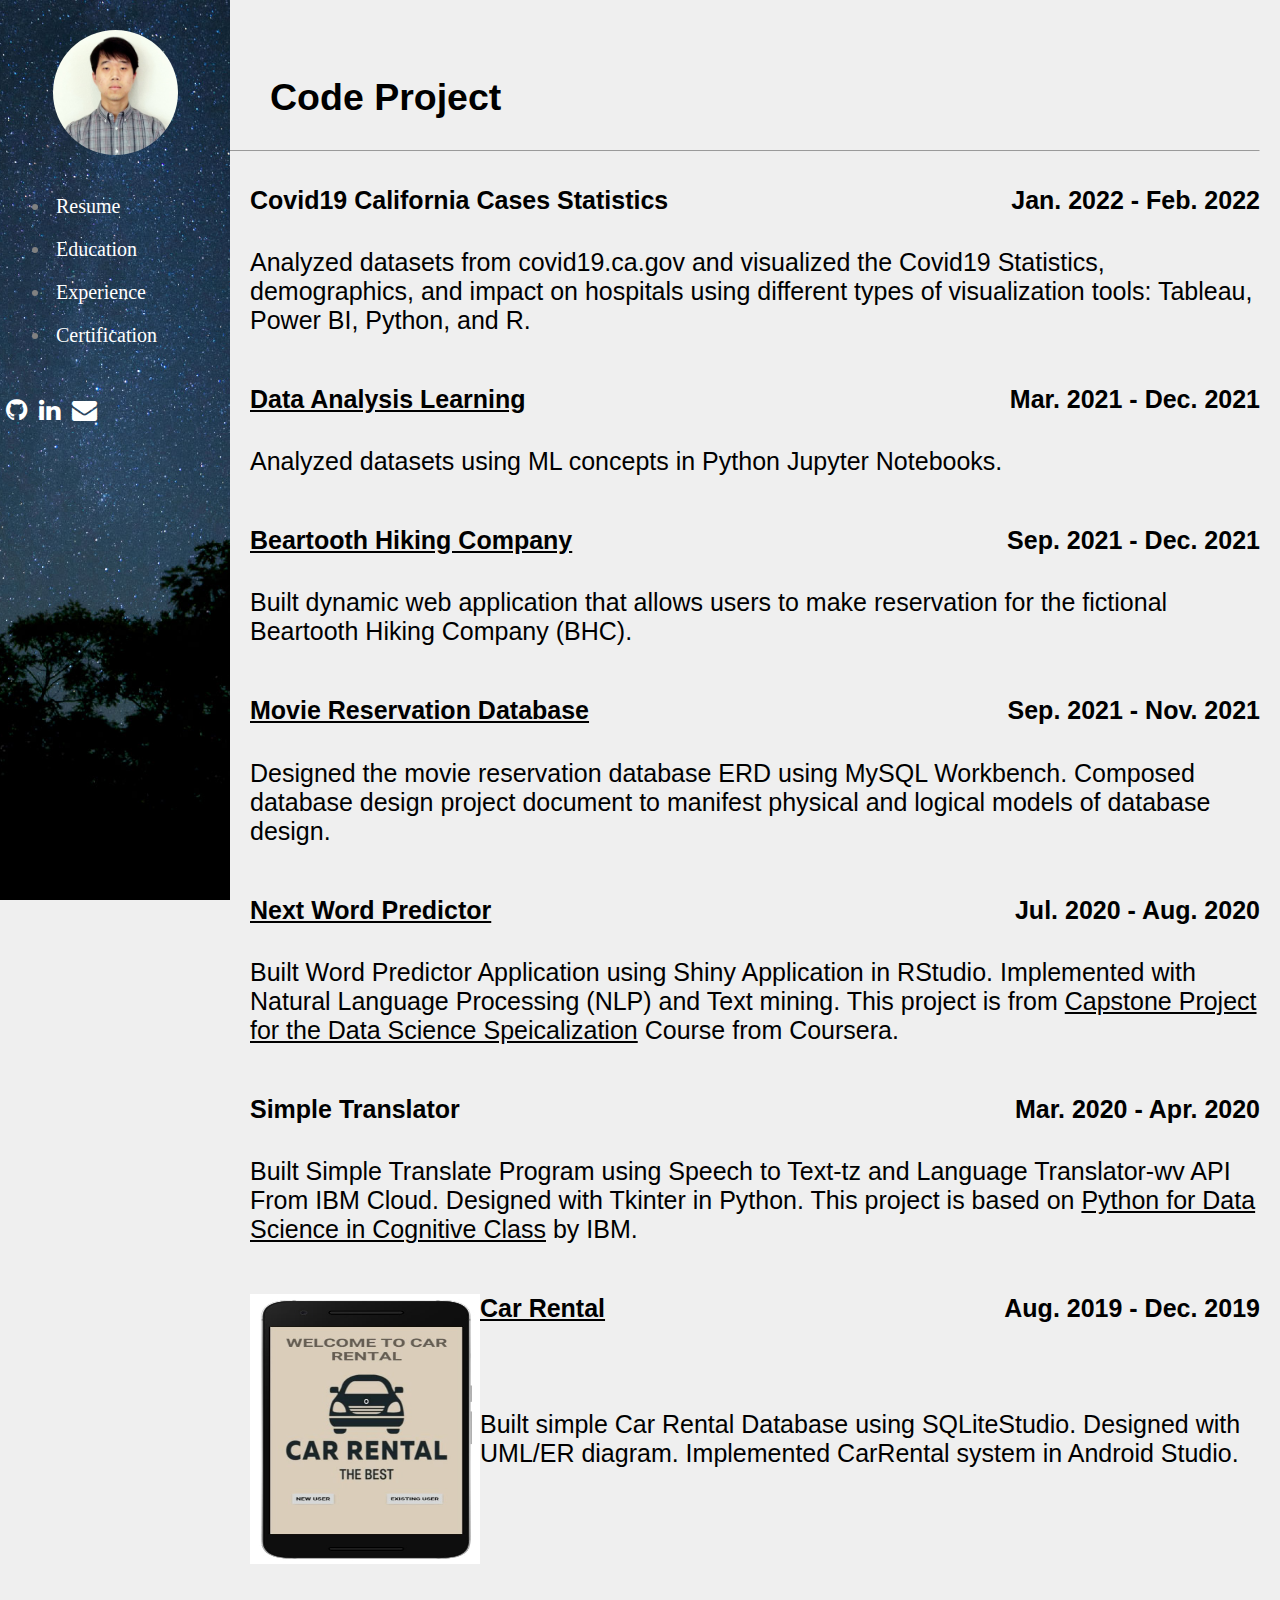
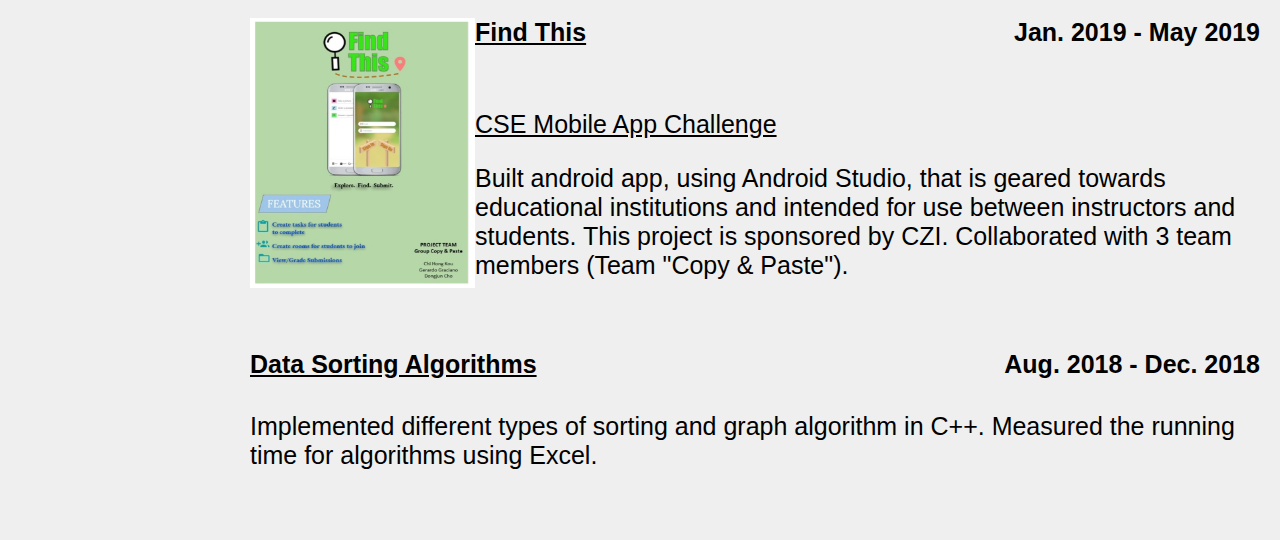
<file: view/code_project.html>
<!DOCTYPE html>
<html dir="ltr" lang="en-US">
<head>
<title>Dongjun Cho Website </title>
<meta property="og:title" content="Dongjun Cho's Website">
<meta property="og:description" content="This is the website made by Dongjun Cho.">
<link rel="stylesheet" href="https://cdnjs.cloudflare.com/ajax/libs/font-awesome/4.7.0/css/font-awesome.min.css">
<link rel="stylesheet" type="text/css" href="../assets/css/style.css">  

<style>
.container {
  margin-bottom: 150px;
  margin-left: 230px; /* Same as the width of the sidenav */
  font-size: 25px; /* Increased text to enable scrolling */
}

.container_2 {
  margin-bottom: 50px;
  margin-left: 230px; /* Same as the width of the sidenav */
  font-size: 25px; /* Increased text to enable scrolling */
}


a{
color: black;
}

</style>


</head>
<body class="stretched side-header">
<div id="wrapper" class="clearfix">
<div class="container-fluid h-100">
  <div class="row h-100">
    <header id="header" class="no-sticky">
        <body data-daytime>
          <div class="sidenav">
              <script src="../js/side_background.js"></script>
                  
                <div id="icon" class="nobottomborder" style ="padding-top: 30px">
                    <a href="../index.html" target="_self">
                      <center>
                        <img class="img_logo" src="../assets/images/face.PNG" class="profile_image" alt="">
                      </center></a>
                </div>

                
                <nav id="primary-menu" style="padding-left: 35px; padding-top: none">
                  <ul id = "Menu">   

                      <!--<li snb-code="01" main-title="Protitle"><a href="../view/profile.html"><div class="snb-title">Profile</div></a></li>-->

                      <li snb-code="02" main-title="Resume"><a href="../view/resume.html"><div class="snb-title">Resume</div></a></li>

                      <li snb-code="03" main-title="Education"><a href="../view/education.html"><div class="snb-title">Education</div></a>
                      </li>

                      <li snb-code="04" main-title="Experience"><a href="#"><div class="snb-title">Experience</div></a>
                        <ul>
                            <li snb-depth-code="01" main-title="Code Project"><a href="../view/code_project.html"><div>Code Project</div></a></li>
                            <li snb-depth-code="02" main-title="Research Experience"><a href="../view/research_exp.html"><div>Research Experience</div></a></li>
                            <li snb-depth-code="03" main-title="Data Analytics"><a href="../view/data_analytics_page.html"><div>Data Analytics</div></a></li>
                        </ul>
                      </li>

                      <li snb-code="05" main-title="Certificate"><a href="../view/certificate.html"><div class="snb-title">Certification</div></a>
                      </li>
                  </ul>
                 </nav><!-- #primary-menu end -->
              <nav id="icon">
                  <a href="https://github.com/whehdwns" target="_blank">
                    <i class="fa fa-github fa-3" aria-hidden="true" style="font-size:25px; float:left;"></i></a>

                  <a href="https://www.linkedin.com/in/dongjun-dj-cho/" target="_blank">
                    <i class="fa fa-linkedin" aria-hidden="true" style="font-size:25px; float:left;"></i></a>

                  <a href="mailto:dongjun819@gmail.com" target="_blank">
                    <i class="fa fa-envelope" aria-hidden="true" style="font-size:25px;"></i></a>
              </nav>
        </div>
      </div>
    </body>
    </header>

    <div class="col-12" style="padding:20px;">
      <section id="top">
        <div class ="main" >
            <h2>Code Project</h2>
        </div>
        <hr>
      </section>

      <section id="Project">
            <div class ="container_2">
              <h4 style="text-align:left;">
                <a>Covid19 California Cases Statistics </a>
                <span style="float:right;">
                Jan. 2022 - Feb. 2022
                </span>
              </h4>
              <p> Analyzed datasets from covid19.ca.gov and visualized the Covid19 Statistics, demographics, and impact on hospitals using different types of visualization tools: Tableau, Power BI, Python, and R. </p>
            </div>
            <div class ="container_2">
              <h4 style="text-align:left;">
                <a href="../view/data_analytics_page.html" target="_blank" rel="noopener">Data Analysis Learning </a>
                <span style="float:right;">
                 Mar. 2021 - Dec. 2021
                </span>
              </h4>
              <p> Analyzed datasets using ML concepts in Python Jupyter Notebooks.  </p>
            </div>

            <div class ="container_2">
              <h4 style="text-align:left;">
                <a href="https://github.com/whehdwns/Beartooth_Hiking_Company" target="_blank" rel="noopener">Beartooth Hiking Company </a>
                <span style="float:right;">
                 Sep. 2021 - Dec. 2021
                </span>
              </h4>
              <p> Built dynamic web application that allows users to make reservation for the fictional Beartooth Hiking Company (BHC). </p>
          </div>
        
          <div class ="container_2">
            <h4 style="text-align:left;">
              <a href="https://github.com/whehdwns/Online_Movie_Reservation_Database" target="_blank" rel="noopener">Movie Reservation Database</a>
              <span style="float:right;">
               Sep. 2021 - Nov. 2021
              </span>
            </h4>
            <p> Designed the movie reservation database ERD using MySQL Workbench. Composed database design project document to manifest physical and logical models of database design.
            </p>
        </div>    
        
          <div class ="container_2">
              <h4 style="text-align:left;">
                <a href="https://github.com/whehdwns/Next_Word_Predictor" target="_blank" rel="noopener"> Next Word Predictor</a>
                <!-- Next Word Predictor -->
                <span style="float:right;">
                 Jul. 2020 - Aug. 2020
                </span>
              </h4>
              <p> Built Word Predictor Application using Shiny Application in RStudio. Implemented with Natural Language Processing (NLP) and Text mining. This project is from <a href="https://coursera.org/share/49c397b0e2a3fb65da175241c627ab52" target="_blank" rel="noopener">Capstone Project for the Data Science Speicalization</a> Course from Coursera.  </p>
          </div>

          <div class ="container_2">
              <h4 style="text-align:left;">
                Simple Translator
                <span style="float:right;">
                 Mar. 2020 - Apr. 2020
                </span>
              </h4>
              <p>Built Simple Translate Program using Speech to Text-tz and Language Translator-wv API From IBM Cloud. Designed with Tkinter in Python. This project is based on <a href="https://www.youracclaim.com/badges/3cafb71c-bd4f-478c-becd-bf182617e6b4/public_url" target="_blank" rel="noopener">Python for Data Science in Cognitive Class</a> by IBM. </p>
          </div>

          <div class ="container">
              <img src="../assets/images/CarRental_img.jpg" width="230" height="270" align="left"/>
              <h4 style="text-align:left;">
                <a href="https://github.com/whehdwns/CarRental" target="_blank" rel="noopener"> Car Rental</a>
                <!-- Car Rental -->
                <span style="float:right;">
                 Aug. 2019 - Dec. 2019
                </span>
              </h4><br />
              <p>Built simple Car Rental Database using SQLiteStudio.  Designed with UML/ER diagram.  Implemented CarRental system in Android Studio. </p>
          </div>  

          <div class ="container_2" >
              <img src="../assets/images/Find_this.jpg" width="225" height="270" align="left"/>
              <h4 style="text-align:left;">
                <a href="https://github.com/whehdwns/Scavenger-Hunt-Mobile-Application" target="_blank" rel="noopener"> Find This</a>
                <!-- Find This -->
                <span style="float:right;">
                 Jan. 2019 - May 2019
                </span>
              </h4>
              <p> <a href="https://innovatetogrow.ucmerced.edu/teams/cse-mac-spring2019" target="_blank" rel="noopener" title= "Mobile App Challenge Spring 2019"><br />CSE Mobile App Challenge </p></a>
                 <p>Built android app, using Android Studio, that is geared towards educational institutions and intended for use between instructors and students. This project is sponsored by CZI. Collaborated with 3 team members (Team "Copy & Paste").</p>
          </div> 

          <div class ="container_2">
              <h4 style="text-align:left; padding-top: 20px;">
                <a href="https://github.com/whehdwns/Algorithms_Design" target="_blank" rel="noopener"> Data Sorting Algorithms</a>
               <!--  Data Sorting Algorithms -->
                <span style="float:right;">
                 Aug. 2018 - Dec. 2018
                </span>
              </h4>
              <p>Implemented different types of sorting and graph algorithm in C++. Measured the running time for algorithms using Excel.</p>
          </div>
      </section>

    </div>
  </div>
</div>


</body>
</html>
</file>
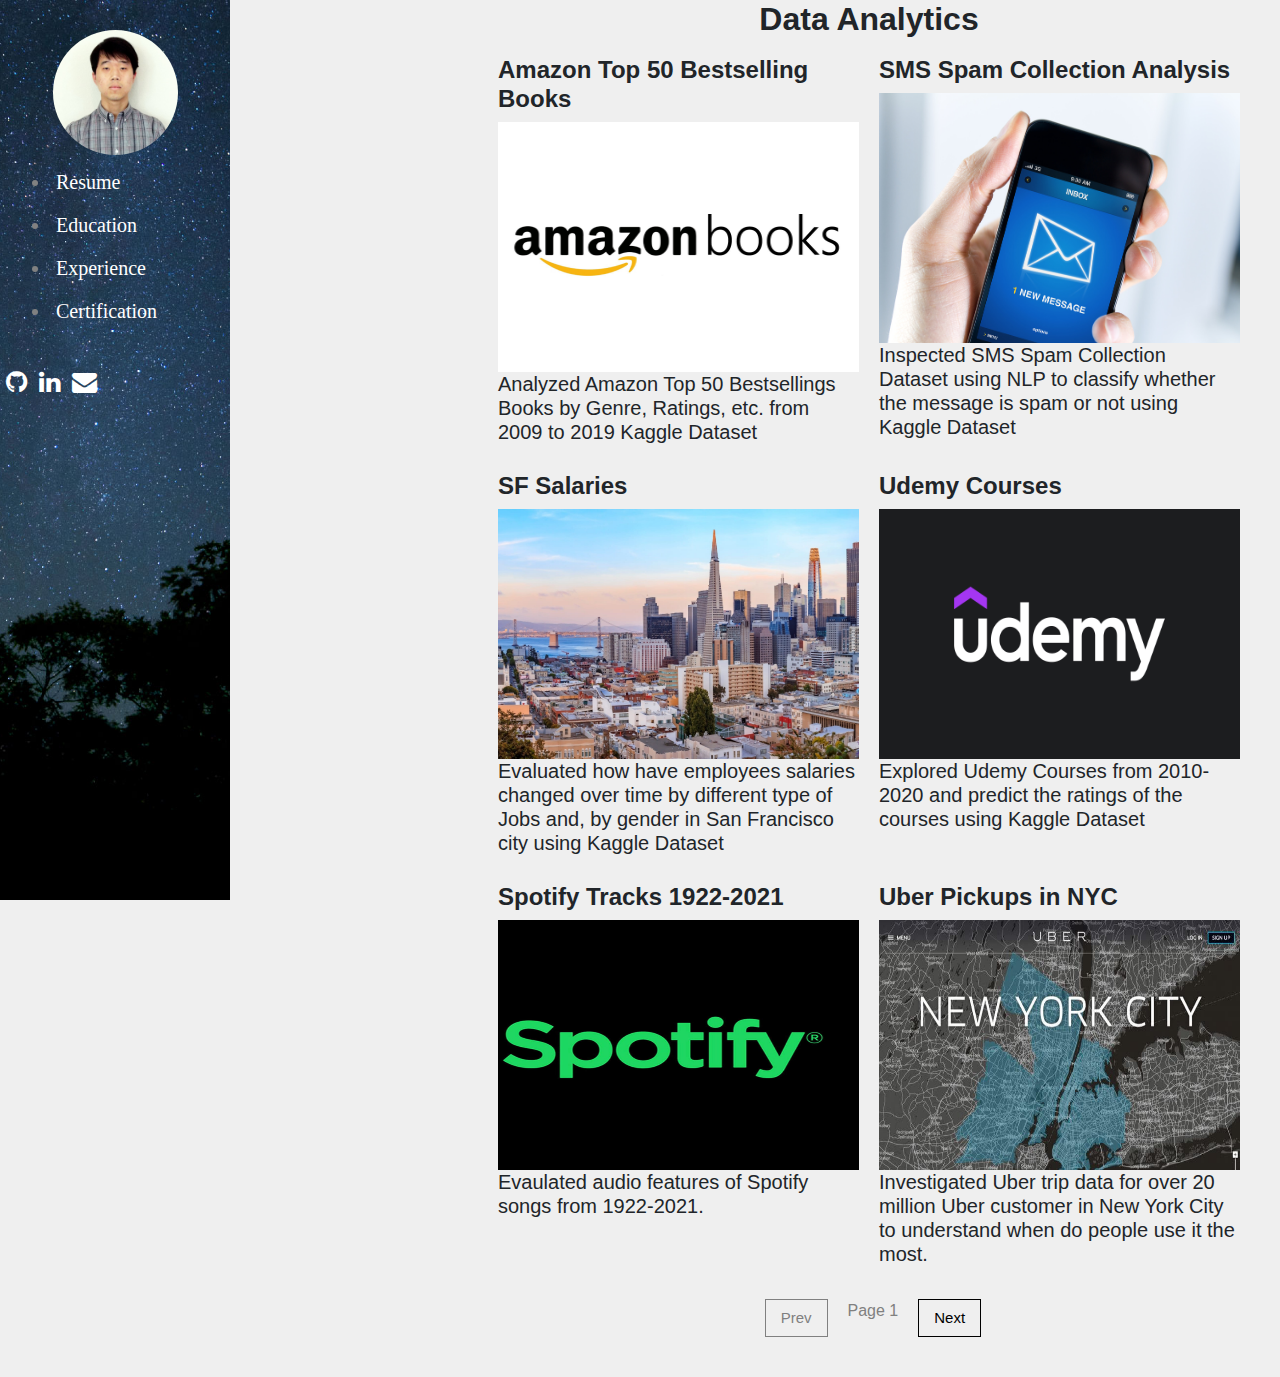
<file: view/data_analytics_page.html>
<!DOCTYPE html>
<html dir="ltr" lang="en-US">
<head>
<title>Dongjun Cho Website </title>
<meta property="og:title" content="Dongjun Cho's Website">
<meta property="og:description" content="This is the website made by Dongjun Cho.">
<link rel="stylesheet" href="https://cdnjs.cloudflare.com/ajax/libs/font-awesome/4.7.0/css/font-awesome.min.css">
<meta charset="utf-8">
<meta name="viewport" content="width=device-width, initial-scale=1">
<title>Bootstrap 4</title>
<link rel="stylesheet" href="https://stackpath.bootstrapcdn.com/bootstrap/4.1.3/css/bootstrap.min.css">
<link rel="stylesheet" type="text/css" href="../assets/css/style.css">  
<link rel="stylesheet" type="text/css" href="../assets/css/pagination_style.css"> 

</head>

<body class="stretched side-header">
<div id="wrapper" class="clearfix">
<div class="container-fluid h-100">
  <div class="row h-100">

      <header id="header" class="no-sticky">
        <body data-daytime>
            <div class="sidenav">
                <script src="../js/side_background.js"></script>
                
                  <div id="icon" class="nobottomborder" style ="padding-top: 30px">
                      <a href="../index.html" target="_self">
                        <center>
                          <img class="img_logo" src="../assets/images/face.PNG" class="profile_image" alt="">
                        </center>
                      </a>
                  </div>

                      <!--<i class="fa fa-home fa-6" aria-hidden="true" style="font-size:100px;"></i></a>
                  </div>--><!-- #logo end -->
                  <nav id="primary-menu" style="padding-left: 35px; padding-top: none">
                    <ul id = "Menu">   
                        <!--<li snb-code="01" main-title="Protitle"><a href="../view/profile.html"><div class="snb-title">Profile</div></a></li>-->

                        <li snb-code="02" main-title="Resume"><a href="../view/resume.html"><div class="snb-title">Resume</div></a></li>

                        <li snb-code="03" main-title="Education"><a href="../view/education.html"><div class="snb-title">Education</div></a>
                        </li>

                        <li snb-code="04" main-title="Experience"><a href="#"><div class="snb-title">Experience</div></a>
                          <ul>
                              <li snb-depth-code="01" main-title="Code Project"><a href="../view/code_project.html"><div>Code Project</div></a></li>
                              <li snb-depth-code="02" main-title="Research Experience"><a href="../view/research_exp.html"><div>Research Experience</div></a></li>
                              <li snb-depth-code="03" main-title="Data Analytics"><a href="../view/data_analytics_page.html"><div>Data Analytics</div></a></li>
                          </ul>
                        </li>

                        <li snb-code="05" main-title="Certificate"><a href="../view/certificate.html"><div class="snb-title">Certification</div></a>
                        </li>
                    </ul>
                   </nav><!-- #primary-menu end -->
                <nav id="icon">
                    <a href="https://github.com/whehdwns" target="_blank">
                      <i class="fa fa-github fa-3" aria-hidden="true" style="font-size:25px; float:left;"></i></a>

                    <a href="https://www.linkedin.com/in/dongjun-dj-cho/" target="_blank">
                      <i class="fa fa-linkedin" aria-hidden="true" style="font-size:25px; float:left;"></i></a>

                    <a href="mailto:dongjun819@gmail.com" target="_blank">
                      <i class="fa fa-envelope" aria-hidden="true" style="font-size:25px;"></i></a>
                </nav>
          </div>
        </body>
      </header>

<!-- <section id="title">
  <div class ="main" style ="text-align: center;">
    <h2><strong>Data Analytics</strong></h2>
  </div>
</section>
 -->
<div class="col-12">
  <section class="gallery">
    <div class="container">
      <div class="title" style ="text-align: center;">
        <h2><strong>Data Analytics</strong></h2>
      </div>
      <div class="gallery-items">
        <div class="item">
             <h4><strong> <a href="https://github.com/whehdwns/Data_Analysis_Learning/tree/main/SMS_Spam_Analysis" target="_blank" rel="noopener">SMS Spam Collection Analysis</a></strong></h4>
              <img src='../assets/images/Data_analysis/SMS_Spam.jpg', width=400px height=250px>
              <h5>Inspected SMS Spam Collection Dataset using NLP to classify whether the message is spam or not using <a href="https://www.kaggle.com/uciml/sms-spam-collection-dataset" target="_blank" rel="noopener">Kaggle Dataset</a> </h5>
        </div>  

        <div class="item">
             <h4><strong> <a href="https://github.com/whehdwns/Data_Analysis_Learning/tree/main/Amazon_Top_50_Best_Selling_Books" target="_blank" rel="noopener">Amazon Top 50 Bestselling Books</a></strong></h4>
              <img src='../assets/images/Data_analysis/Amazon_Books_top50.jpg', width=400px, height=250px>
              <h5>Analyzed Amazon Top 50 Bestsellings Books by Genre, Ratings, etc. from 2009 to 2019 <a href="https://www.kaggle.com/sootersaalu/amazon-top-50-bestselling-books-2009-2019" target="_blank" rel="noopener">Kaggle Dataset</a> </h5>
        </div>  
       
        <div class="item">
             <h4><strong> <a href="https://github.com/whehdwns/Data_Analysis_Learning/tree/main/Udemy_course_analysis" target="_blank" rel="noopener">Udemy Courses</a></strong></h4>
              <img src='../assets/images/Data_analysis/Udemy_course.jpg', width=400px height=250px>
              <h5>Explored Udemy Courses from 2010-2020 and predict the ratings of the courses using <a href="https://www.kaggle.com/jilkothari/finance-accounting-courses-udemy-13k-course" target="_blank" rel="noopener">Kaggle Dataset</a> </h5>
        </div>

        <div class="item">
             <h4><strong> <a href="https://github.com/whehdwns/Data_Analysis_Learning/tree/main/SF_Salaries_by_Gender" target="_blank" rel="noopener">SF Salaries</a></strong></h4>
              <img src='../assets/images/Data_analysis/SF_salaries.jpg', width=400px height=250px>
              <h5>Evaluated how have employees salaries changed over time by different type of Jobs and, by gender in San Francisco city using <a href="https://www.kaggle.com/kaggle/sf-salaries" target="_blank" rel="noopener">Kaggle Dataset</a> </h5>
        </div>

        <div class="item">
             <h4><strong> <a href="https://github.com/whehdwns/Data_Analysis_Learning/tree/main/Uber%20Data%20Analysis%20Project" target="_blank" rel="noopener">Uber Pickups in NYC</a></strong></h4>
              <img src='../assets/images/Data_analysis/Uber_Pickups_in_NYC.jpg', width=400px height=250px>
              <h5>Investigated Uber trip data for over 20 million Uber customer in New York City to understand when do people use it the most.</h5>
        </div>

        <div class="item">
             <h4><strong> <a href="https://github.com/whehdwns/Data_Analysis_Learning/tree/main/Spotify%20US%20Dataset%20Analysis" target="_blank" rel="noopener">Spotify Tracks 1922-2021</a></strong></h4>
              <img src='../assets/images/Data_analysis/Spotify_1922_2021.jpg', width=400px height=250px>
              <h5>Evaulated audio features of Spotify songs from 1922-2021.</h5>
        </div>

        <div class="item">
             <h4><strong> <a href="https://github.com/whehdwns/Data_Analysis_Learning/tree/main/Forbes%20Billionaires%202021" target="_blank" rel="noopener">Forbes Billionaires 2021</a></strong></h4>
              <img src='../assets/images/Data_analysis/Forbes_Billionaires_2021.png', width=400px height=250px>
              <h5>Analyzed list of billionaires with geo data of the billionaires residency using <a href="https://www.kaggle.com/alexanderbader/forbes-billionaires-2021-30" target="_blank" rel="noopener">Kaggle Dataset</a> </h5>
        </div>

        <div class="item">
             <h4><strong> <a href="https://github.com/whehdwns/Data_Analysis_Learning/tree/main/Heart%20Attack%20Analysis" target="_blank" rel="noopener">Heart Attack Prediction Analysis</a></strong></h4>
              <img src='../assets/images/Data_analysis/Heart_Attack_Analysis.jpg', width=400px height=250px>
              <h5>Explored what are the reasons which can effect the heart attack using <a href="https://www.kaggle.com/rashikrahmanpritom/heart-attack-analysis-prediction-dataset" target="_blank" rel="noopener">Kaggle Dataset</a> </h5>
        </div>

        <div class="item">
             <h4><strong> <a href="https://github.com/whehdwns/Data_Analysis_Learning/tree/main/Credit_Card_Fraud_Detection" target="_blank" rel="noopener">Credit Card Fraud Detection</a></strong></h4>
              <img src='../assets/images/Data_analysis/credit_card_fraud_detect.jpg', width=400px height=250px>
              <h5>Analyzed the Anonymized credit card transactions labeled as fraudulent or genuine using <a href="https://www.kaggle.com/mlg-ulb/creditcardfraud" target="_blank" rel="noopener">Kaggle Dataset</a> </h5>
        </div>

        <div class="item">
             <h4><strong> <a href="https://github.com/whehdwns/Data_Analysis_Learning/tree/main/Breast_Cancer_Diagnostic_Wisconsin" target="_blank" rel="noopener">Breast Cancer Diagnostic</a></strong></h4>
              <img src='../assets/images/Data_analysis/breast_cancer_dataset.jpg', width=400px height=250px>
              <h5>Investigated Wisconsin Breast Cancer Diagonistic to predict whether the cancer is benign or malignant using Kaggle Dataset<a href="https://www.kaggle.com/uciml/breast-cancer-wisconsin-data" target="_blank" rel="noopener">Kaggle Dataset</a> </h5> 
        </div>

        <div class="item">
              <h4><strong> <a href="https://github.com/whehdwns/Data_Analysis_Learning/tree/main/Adult%20Census%20Income" target="_blank" rel="noopener">Adult Census Income</a></strong></h4>
              <img src='../assets/images/Data_analysis/adult_census_income.png', width=400px height=250px>
              <h5>Predicted whether income exceeds $50K/yr based on census data using <a href="https://www.kaggle.com/uciml/adult-census-income" target="_blank" rel="noopener">Kaggle Dataset</a> </h5>
        </div>

        <div class="item">
              <h4><strong> <a href="https://github.com/whehdwns/Data_Analysis_Learning/tree/main/Suicide%20Rates%20Overview%201985%20to%202016" target="_blank" rel="noopener">Suicide Rates 1985 to 2016</a></strong></h4>
              <img src='../assets/images/Data_analysis/Worldwide_suicide_by_year.PNG', width=400px height=250px>
              <h5>Compared socio-economic info with suicide rates by year and country using <a href="https://www.kaggle.com/russellyates88/suicide-rates-overview-1985-to-2016" target="_blank" rel="noopener">Kaggle Dataset</a> </h5>
        </div>


        <div class="item">
              <h4><strong> <a href="https://github.com/whehdwns/Data_Analysis_Learning/tree/main/YouTube_Trending_Statistic" target="_blank" rel="noopener">YouTube Trending Statistic</a></strong></h4>
              <img src='../assets/images/Data_analysis/YouTube_trending.png', width=400px height=250px>
              <h5>Analyzed Daily statistics trending YouTube videos using <a href="https://www.kaggle.com/datasnaek/youtube-new" target="_blank" rel="noopener">Kaggle Dataset</a> </h5>
        </div>

        <div class="item">
             <h4><strong> <a href="https://github.com/whehdwns/Data_Analysis_Learning/tree/main/World%20Happiness%20Report" target="_blank" rel="noopener">World Happiness Report</a></strong></h4>
              <img src='../assets/images/Data_analysis/World_happiness_report.png', width=400px height=250px>
              <h5>Happiness scored according to economic production, social support, etc. using <a href="https://www.kaggle.com/unsdsn/world-happiness" target="_blank" rel="noopener">Kaggle Dataset</a> </h5>
        </div>

        <div class="item">
             <h4><strong> <a href="https://github.com/whehdwns/Data_Analysis_Learning/tree/main/Walmart_Store_Sales_Forecasting" target="_blank" rel="noopener">Walmart Store Sales Forecasting</a></strong></h4>
              <img src='../assets/images/Data_analysis/Walmart_store_sales.jpg', width=400px height=250px>
              <h5>Use historical markdown data to predict store sales using <a href="https://www.kaggle.com/c/walmart-recruiting-store-sales-forecasting/data" target="_blank" rel="noopener">Kaggle Dataset</a> </h5>
        </div>

        <div class="item">
             <h4><strong> <a href="https://github.com/whehdwns/Data_Analysis_Learning/tree/main/Google_Play_Store_Apps" target="_blank" rel="noopener">Google Play Sentiment Analysis</a></strong></h4>
              <img src='../assets/images/Data_analysis/Google_play_store.jpg', width=400px height=250px>
              <h5>Web scraped data of 10k Play Store apps for analysing the Android market using <a href="https://www.kaggle.com/lava18/google-play-store-apps" target="_blank" rel="noopener">Kaggle Dataset</a> </h5>
        </div>

        <div class="item">
             <h4><strong> <a href="https://github.com/whehdwns/Data_Analysis_Learning/tree/main/Weather%20in%20Szeged%202006-2016" target="_blank" rel="noopener">Weather in Szeged 2006-2016</a></strong></h4>
              <img src='../assets/images/Data_analysis/weather_szeged.jpg', width=400px height=250px>
              <h5>Evaluated Hourly/daily weather summary with temperature, pressure, wind speed, etc. in Szeged using <a href="https://www.kaggle.com/budincsevity/szeged-weather" target="_blank" rel="noopener">Kaggle Dataset</a> </h5>
        </div>

        <div class="item">
             <h4><strong><a href="https://github.com/whehdwns/Kaggle_competition/tree/main/Titanic" target="_blank" rel="noopener">Titanic</a></strong></h4>
              <img src='../assets/images/Data_analysis/Titanic.jpeg', width=400px height=250px>
              <h5>Predicted survival on the Titanic and got familiar with ML basics using <a href="https://www.kaggle.com/c/titanic/data" target="_blank" rel="noopener">Kaggle Dataset</a> </h5>
        </div>
        
        <div class="item">
            <h4><strong> <a href="https://github.com/whehdwns/Kaggle_competition/tree/main/House_Price" target="_blank" rel="noopener">House Prices</a></strong></h4>
            <img src='../assets/images/Data_analysis/House_price.png', width=400px height=250px>
            <h5>Predicted sales prices and practice feature engineering, RFs, and gradient boosting using <a href="https://www.kaggle.com/c/house-prices-advanced-regression-techniques/data" target="_blank" rel="noopener">Kaggle Dataset</a> </h5>
        </div>

        <div class="item">
             <h4><strong> <a href="https://github.com/whehdwns/Kaggle_competition/tree/main/Digit_Recognizer" target="_blank" rel="noopener">Digit Recognizer</a></strong></h4>
              <img src='../assets/images/Data_analysis/MNIST_image.png', width=400px height=250px>
              <h5>Studied computer vision fundamentals with the famous MNIST data using <a href="https://www.kaggle.com/c/digit-recognizer/data" target="_blank" rel="noopener">Kaggle Dataset</a></h5>
        </div>

        
      </div>
      <div class="pagination"   style ="text-align: center;">
        <div class="prev">Prev</div>
        <div class="page">Page <span class="page-num"></span></div>
        <div class="next">Next</div>
      </div>
    </div>
  </section>
</div>
</div>
</div>

<script src="../js/script.js"></script>

</body>
</html>
</file>
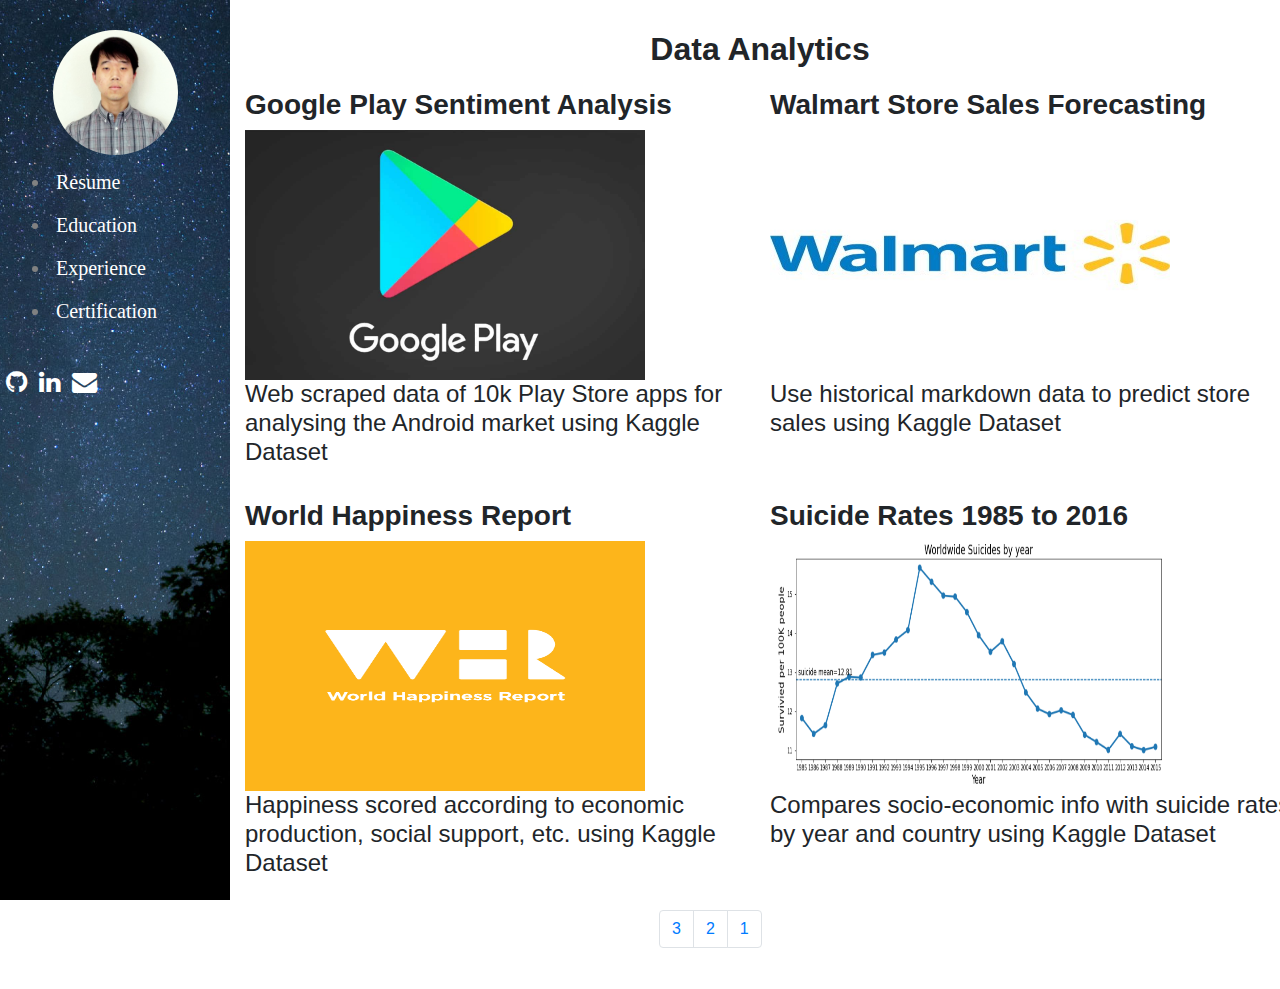
<file: view/data_analytics_page2.html>
<!DOCTYPE html>
<html dir="ltr" lang="en-US">
<head>
<title>Dongjun Cho Website </title>
<meta property="og:title" content="Dongjun Cho's Website">
<meta property="og:description" content="This is the website made by Dongjun Cho.">
<link rel="stylesheet" href="https://cdnjs.cloudflare.com/ajax/libs/font-awesome/4.7.0/css/font-awesome.min.css">
<meta charset="utf-8">
<meta name="viewport" content="width=device-width, initial-scale=1">
<title>Bootstrap 4</title>
<link rel="stylesheet" href="https://stackpath.bootstrapcdn.com/bootstrap/4.1.3/css/bootstrap.min.css">

<style>
.sidenav {
  height: 100%;
  width: 240px;
  position: fixed;
  z-index: 1;
  top: 0;
  left: 0;
  background: url('../assets/images/intro-bg-b.jpg') center center no-repeat;
  background-size: cover;
  overflow-x: hidden;
  padding-top: auto;
}

body[data-nighttime] .sidenav {
  height: 100%;
  width: 230px;
  position: fixed;
  z-index: 1;
  top: 0;
  left: 0;
  background: url('../assets/images/intro-bg-a.jpg') center center no-repeat;
  background-size: cover;
  overflow-x: hidden;
  padding-top: auto;
}
{
    box-sizing: border-box;
}
.column {
  float: left;
}
.left {
    width: 50%;
}
.row {
    margin-left: 245px;
    margin-bottom: 25px;
    content: "";
    clear: both;
}
.sidenav ul li ul li a {
  font: 12px   Arabic Transparent;
  font-weight:normal;
  padding-top:1px;
  padding-bottom:3px;
}

.sidenav ul {
  font: 12px   Arabic Transparent;
  padding: 6px 8px 6px 16px;
  text-decoration: none;
  font-size: 20px;
  color: #818181;
  display: block;
}

a, a:hover, a:visited, a:active {
  color: inherit;
 }
.sidenav .img_logo{
  width: 125px;
  height:125px;
  border-radius: 100px;
}

.container{
    margin-left: 30%;
}
.main {
  margin-left: 240px; /* Same as the width of the sidenav */
  font-size: 25px; /* Increased text to enable scrolling */
  padding: 0px 10px;
  margin-top:30px;
  margin-bottom:20px;
}
#Menu ul {display:none;}
#Menu li:hover > ul {display:block;}

#Menu a {
  display: block;
  padding: 10px 5px;
  text-decoration: none;
  color: #ffffff;
}
#Menu a:hover {
  color: #7b9c75;
}

#icon a {
  display: block; 
  text-decoration: none;
  color: #ffffff;
}

#icon a:hover {
  color: #7b9c75;
}

i { display: block; margin: 0 6px; margin-top: 15px }

@media screen and (max-height: 450px) {
  .sidenav {padding-top: 15px;}
  .sidenav ul {font-size: 18px;}
}
h2, h3 {
    font-family: Georgia, sans-serif;
}

hr {
    max-width: 100%;
    width: 100%;
}

</style>


</head>

<body class="stretched side-header">
<div id="wrapper" class="clearfix">

<header id="header" class="no-sticky">
  <body data-daytime>
      <div class="sidenav">
          <script src="../js/side_background.js"></script>
          
            <div id="icon" class="nobottomborder" style ="padding-top: 30px">
                <a href="../index.html" target="_self">
                  <center>
                    <img class="img_logo" src="../assets/images/face.PNG" class="profile_image" alt="">
                  </center></a>
            </div>

                <!--<i class="fa fa-home fa-6" aria-hidden="true" style="font-size:100px;"></i></a>
            </div>--><!-- #logo end -->
            <nav id="primary-menu" style="padding-left: 35px; padding-top: none">
              <ul id = "Menu">   
                  <!--<li snb-code="01" main-title="Protitle"><a href="../view/profile.html"><div class="snb-title">Profile</div></a></li>-->

                  <li snb-code="02" main-title="Resume"><a href="../view/resume.html"><div class="snb-title">Resume</div></a></li>

                  <li snb-code="03" main-title="Education"><a href="../view/education.html"><div class="snb-title">Education</div></a>
                  </li>

                  <li snb-code="04" main-title="Experience"><a href="#"><div class="snb-title">Experience</div></a>
                    <ul>
                        <li snb-depth-code="01" main-title="Code Project"><a href="../view/code_project.html"><div>Code Project</div></a></li>
                        <li snb-depth-code="02" main-title="Research Experience"><a href="../view/research_exp.html"><div>Research Experience</div></a></li>
                        <li snb-depth-code="03" main-title="Data Analytics"><a href="../view/data_analytics_page1.html"><div>Data Analytics</div></a></li>
                    </ul>
                  </li>

                  <li snb-code="05" main-title="Certificate"><a href="../view/certificate.html"><div class="snb-title">Certification</div></a>
                  </li>
              </ul>
             </nav><!-- #primary-menu end -->
          <nav id="icon">
              <a href="https://github.com/whehdwns" target="_blank">
                <i class="fa fa-github fa-3" aria-hidden="true" style="font-size:25px; float:left;"></i></a>

              <a href="https://www.linkedin.com/in/dongjun-dj-cho/" target="_blank">
                <i class="fa fa-linkedin" aria-hidden="true" style="font-size:25px; float:left;"></i></a>

              <a href="mailto:dongjun819@gmail.com" target="_blank">
                <i class="fa fa-envelope" aria-hidden="true" style="font-size:25px;"></i></a>
          </nav>
    </div>
  </div>
</body>
</header>

<section id="title">
  <div class ="main" style ="text-align: center;">
    <h2><strong>Data Analytics</strong></h2>
  </div>
</section>


<section id="content">
  <div class="row">
    <div class="column left">
     <h3><strong> <a href="https://github.com/whehdwns/Data_Analysis_Learning/tree/main/Credit_Card_Fraud_Detection" target="_blank" rel="noopener">Google Play Sentiment Analysis</a></strong></h3>
      <img src='../assets/images/Data_analysis/Google_play_store.jpg', width="400" height="250">
      <h4>Web scraped data of 10k Play Store apps for analysing the Android market using <a href="https://www.kaggle.com/lava18/google-play-store-apps" target="_blank" rel="noopener">Kaggle Dataset</a> </h4>
    </div>
    <div class="column left">
     <h3><strong> <a href="https://github.com/whehdwns/Data_Analysis_Learning/tree/main/Walmart_Store_Sales_Forecasting" target="_blank" rel="noopener">Walmart Store Sales Forecasting</a></strong></h3>
      <img src='../assets/images/Data_analysis/Walmart_store_sales.jpg', width="400" height="250">
      <h4>Use historical markdown data to predict store sales using <a href="https://www.kaggle.com/c/walmart-recruiting-store-sales-forecasting/data" target="_blank" rel="noopener">Kaggle Dataset</a> </h4>
      </div>
  </div>
  <div class="row">
      <div class="column left">
       <h3><strong> <a href="https://github.com/whehdwns/Data_Analysis_Learning/tree/main/World%20Happiness%20Report" target="_blank" rel="noopener">World Happiness Report</a></strong></h3>
        <img src='../assets/images/Data_analysis/World_happiness_report.png', width="400" height="250">
        <h4>Happiness scored according to economic production, social support, etc. using <a href="https://www.kaggle.com/unsdsn/world-happiness" target="_blank" rel="noopener">Kaggle Dataset</a> </h4>
    </div>
      <div class="column left">
        <h3><strong> <a href="https://github.com/whehdwns/Data_Analysis_Learning/tree/main/Suicide%20Rates%20Overview%201985%20to%202016" target="_blank" rel="noopener">Suicide Rates 1985 to 2016</a></strong></h3>
        <img src='../assets/images/Data_analysis/Worldwide_suicide_by_year.PNG', width="400" height="250">
        <h4>Compares socio-economic info with suicide rates by year and country using <a href="https://www.kaggle.com/russellyates88/suicide-rates-overview-1985-to-2016" target="_blank" rel="noopener">Kaggle Dataset</a> </h4>
    </div>
  </div>
</section>

<section id="page_move">
  <div class="container">
    <div class="row">
      <div class="col">
        <ul class="pagination">
<!--          <li class="page-item"><a class="page-link" href="#">Previous</a></li> -->
         <li class="page-item"><a class="page-link" href="data_analytics_page3.html">3</a></li>
         <li class="page-item"><a class="page-link" href="#">2</a></li>
         <li class="page-item"><a class="page-link" href="data_analytics_page1.html">1</a></li>
<!--          <li class="page-item"><a class="page-link" href="#">4</a></li>
         <li class="page-item"><a class="page-link" href="#">5</a></li>
         <li class="page-item"><a class="page-link" href="#">Next</a></li> -->
        </ul>
      </div>
    </div>
  </div>
  <script src="https://code.jquery.com/jquery-3.3.1.slim.min.js"></script>
  <script src="https://cdnjs.cloudflare.com/ajax/libs/popper.js/1.14.3/umd/popper.min.js"></script>
  <script src="https://stackpath.bootstrapcdn.com/bootstrap/4.1.3/js/bootstrap.min.js"></script>
</section>

</body>
</html>
</file>
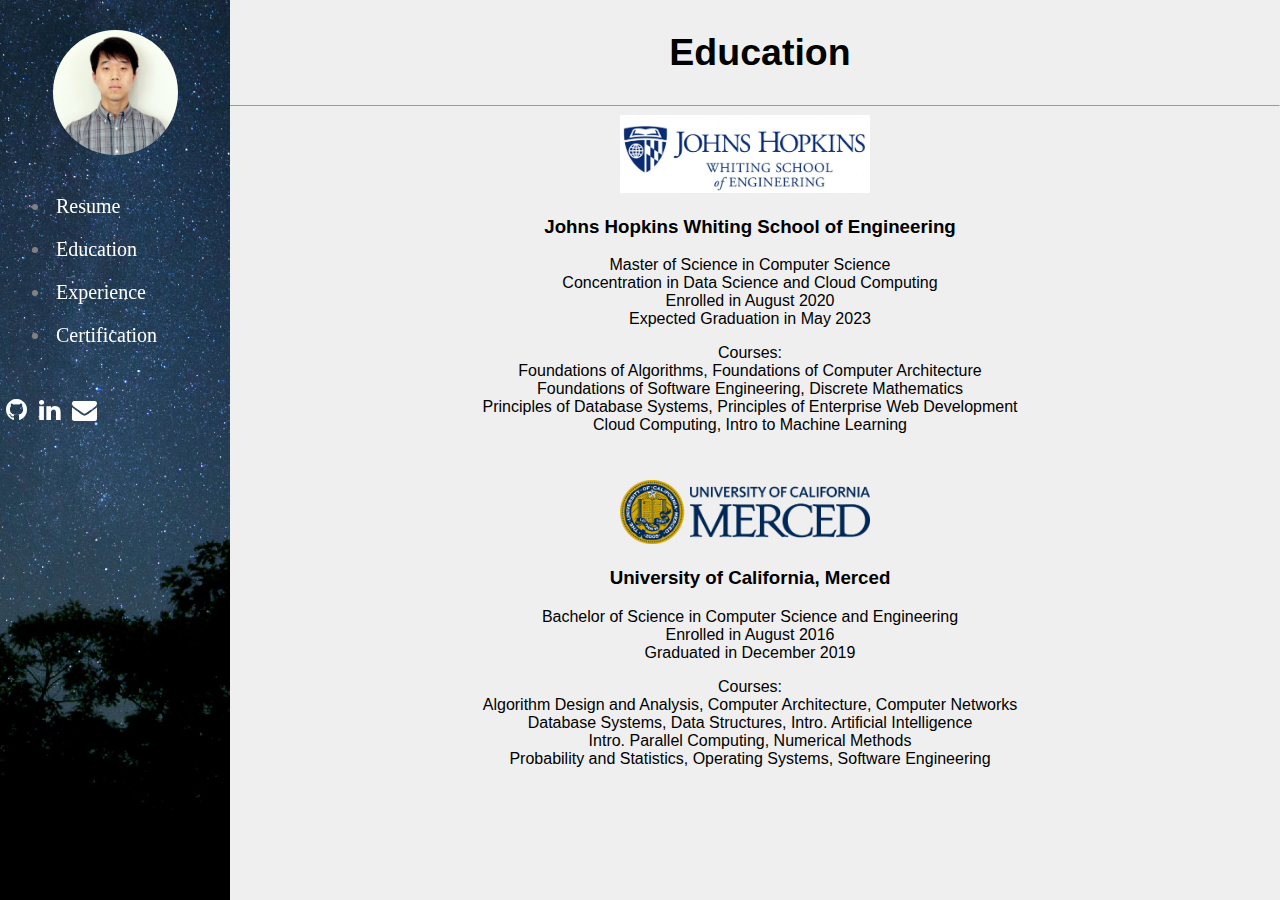
<file: view/education.html>
<!DOCTYPE html>
<html dir="ltr" lang="en-US">
<head>
<title>Dongjun Cho Website </title>
<meta property="og:title" content="Dongjun Cho's Website">
<meta property="og:description" content="This is the website made by Dongjun Cho.">
<link rel="stylesheet" href="https://cdnjs.cloudflare.com/ajax/libs/font-awesome/4.7.0/css/font-awesome.min.css">
<link rel="stylesheet" type="text/css" href="../assets/css/style.css">  

<style>
  img.resize {
    max-width:36%;
    max-height:36%;
    padding-left: 210px
  }
</style>


</head>
<body class="stretched side-header">
<div id="wrapper" class="clearfix">

<header id="header" class="no-sticky">
    <body data-daytime>
      <div class="sidenav">
          <script src="../js/side_background.js"></script>
              
            <div id="icon" class="nobottomborder" style ="padding-top: 30px">
                <a href="../index.html" target="_self">
                  <center>
                    <img class="img_logo" src="../assets/images/face.PNG" class="profile_image" alt="">
                  </center></a>
            </div>

            
            <nav id="primary-menu" style="padding-left: 35px; padding-top: none">
              <ul id = "Menu">   

                  <!--<li snb-code="01" main-title="Protitle"><a href="../view/profile.html"><div class="snb-title">Profile</div></a></li>-->

                  <li snb-code="02" main-title="Resume"><a href="../view/resume.html"><div class="snb-title">Resume</div></a></li>

                  <li snb-code="03" main-title="Education"><a href="../view/education.html"><div class="snb-title">Education</div></a>
                  </li>

                  <li snb-code="04" main-title="Experience"><a href="#"><div class="snb-title">Experience</div></a>
                    <ul>
                        <li snb-depth-code="01" main-title="Code Project"><a href="../view/code_project.html"><div>Code Project</div></a></li>
                        <li snb-depth-code="02" main-title="Research Experience"><a href="../view/research_exp.html"><div>Research Experience</div></a></li>
                        <li snb-depth-code="03" main-title="Data Analytics"><a href="../view/data_analytics_page.html"><div>Data Analytics</div></a></li>
                    </ul>
                  </li>

                  <li snb-code="05" main-title="Certificate"><a href="../view/certificate.html"><div class="snb-title">Certification</div></a>
                  </li>
              </ul>
             </nav><!-- #primary-menu end -->
          <nav id="icon">
              <a href="https://github.com/whehdwns" target="_blank">
                <i class="fa fa-github fa-3" aria-hidden="true" style="font-size:25px; float:left;"></i></a>

              <a href="https://www.linkedin.com/in/dongjun-dj-cho/" target="_blank">
                <i class="fa fa-linkedin" aria-hidden="true" style="font-size:25px; float:left;"></i></a>

              <a href="mailto:dongjun819@gmail.com" target="_blank">
                <i class="fa fa-envelope" aria-hidden="true" style="font-size:25px;"></i></a>
          </nav>
    </div>
  </div>
</body>
</header>

<section id="top">
  <div class ="main" style ="text-align: center;" >
      <h2>Education</h2>
  </div>
  <hr>
</section>

<section id="Education">
    <div class ="container" style ="text-align: center;">
        <a href="https://engineering.jhu.edu" target="_blank" rel="noopener"><img class="resize" src="../assets/images/jhs_whiting_logo.jpg" alt="Johns Hopkins Whiting School of Engineering"></a>
        <h3 style=" padding-left: 220px;">Johns Hopkins Whiting School of Engineering</h3>
                <p style=" padding-left: 220px;">Master of Science in Computer Science <br>
                  Concentration in Data Science and Cloud Computing <br>
                  Enrolled in August 2020<br>
                  Expected Graduation in May 2023<br>
                </p>  
                <p style=" padding-left: 220px;">
                  Courses:<br>
                   Foundations of Algorithms, Foundations of Computer Architecture<br>  Foundations of Software Engineering, Discrete Mathematics <br>
                  Principles of Database Systems, Principles of Enterprise Web Development <br>
                  Cloud Computing, Intro to Machine Learning
                </p> 
      </div>
    <div class ="container" style ="text-align: center; padding-top: 30px">
        <a href="https://www.ucmerced.edu" target="_blank" rel="noopener"><img class="resize" src="../assets/images/ucm_logo.png" alt="University of California, Merced"></a>
        <h3 style=" padding-left: 220px;">University of California, Merced</h3>
                <p style=" padding-left: 220px;">Bachelor of Science in Computer Science and Engineering <br>
                  Enrolled in August 2016<br>
                  Graduated in December 2019<br>
                </p>    
                <p style=" padding-left: 220px;">
                  Courses: 
                  <br>Algorithm Design and Analysis, Computer Architecture, Computer Networks<br>
                  Database Systems, Data Structures, Intro. Artificial Intelligence <br>
                  Intro. Parallel Computing, Numerical Methods <br> 
                  Probability and Statistics, Operating Systems, Software Engineering 
                </p>    
    </div>
</section>

</body>
</html>
</file>
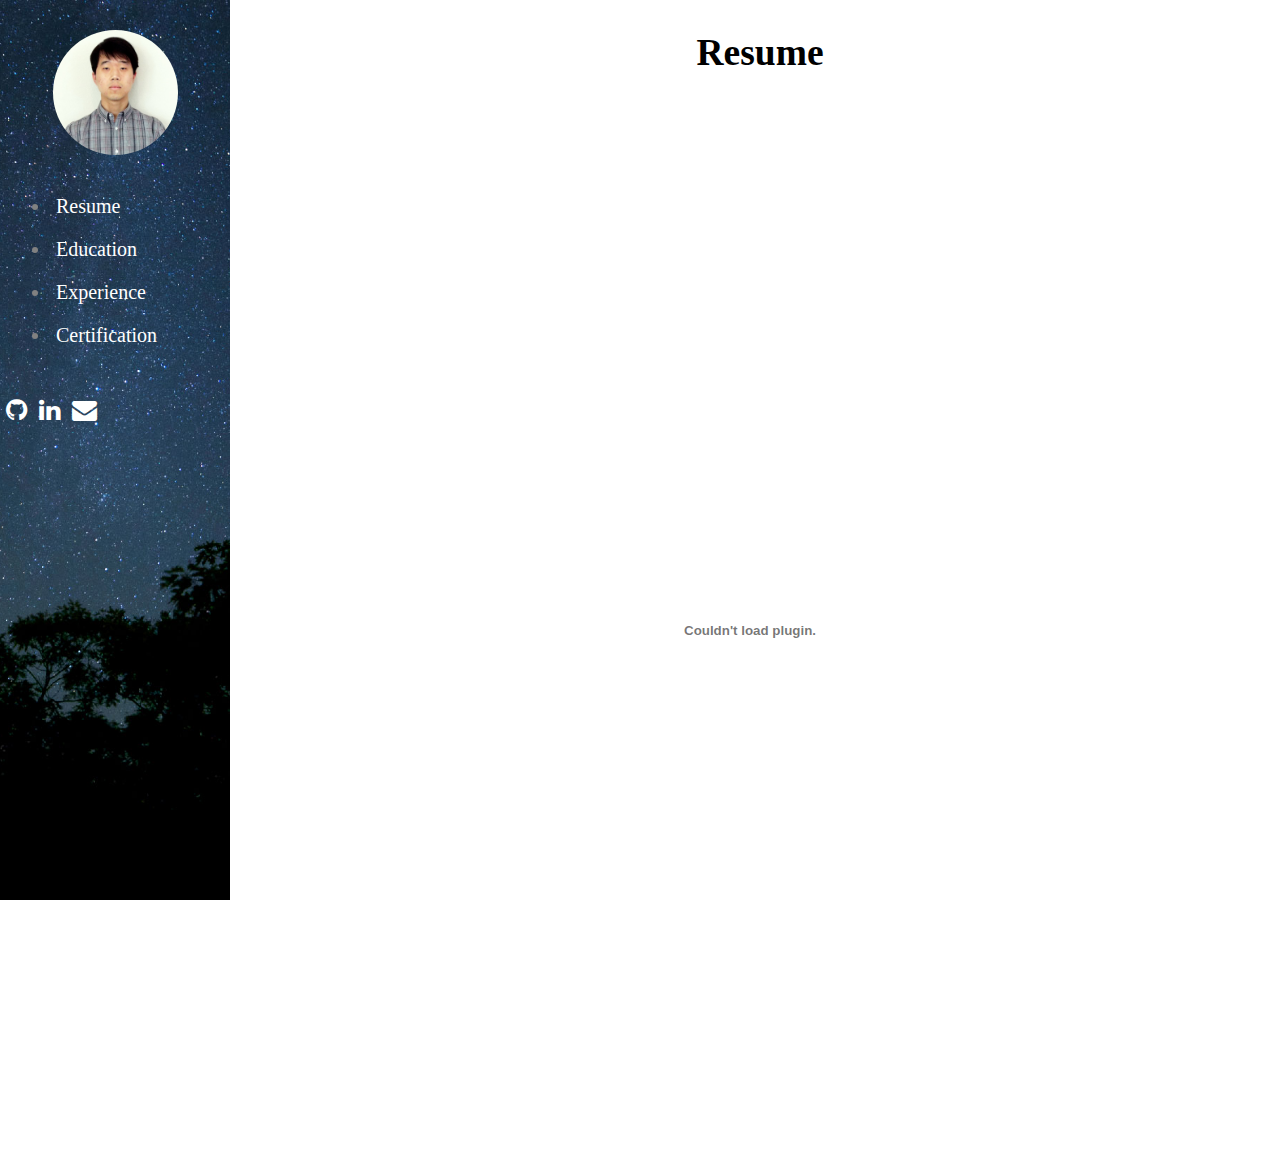
<file: view/resume.html>
<!DOCTYPE html>
<html dir="ltr" lang="en-US">
<head>
<title>Dongjun Cho Website </title>
<meta property="og:title" content="Dongjun Cho's Website">
<meta property="og:description" content="This is the website made by Dongjun Cho.">
<link rel="stylesheet" href="https://cdnjs.cloudflare.com/ajax/libs/font-awesome/4.7.0/css/font-awesome.min.css">


<style>
.sidenav {
  height: 100%;
  width: 240px;
  position: fixed;
  z-index: 1;
  top: 0;
  left: 0;
  background: url('../assets/images/intro-bg-b.jpg') center center no-repeat;
  background-size: cover;
  overflow-x: hidden;
  padding-top: auto;
}

body[data-nighttime] .sidenav {
  height: 100%;
  width: 230px;
  position: fixed;
  z-index: 1;
  top: 0;
  left: 0;
  background: url('../assets/images/intro-bg-a.jpg') center center no-repeat;
  background-size: cover;
  overflow-x: hidden;
  padding-top: auto;
}
.sidenav ul li ul li a {
  font: 12px   Arabic Transparent;
  font-weight:normal;
  padding-top:1px;
  padding-bottom:3px;
}

.sidenav ul {
  font: 12px   Arabic Transparent;
  padding: 6px 8px 6px 16px;
  text-decoration: none;
  font-size: 20px;
  color: #818181;
  display: block;
}

.sidenav .img_logo{
  width: 125px;
  height:125px;
  border-radius: 100px;
}


.main {
  margin-left: 240px; /* Same as the width of the sidenav */
  font-size: 25px; /* Increased text to enable scrolling */
  padding: 0px 10px;
}
#Menu ul {display:none;}
#Menu li:hover > ul {display:block;}

#Menu a {
  display: block;
  padding: 10px 5px;
  text-decoration: none;
  color: #ffffff;
}
#Menu a:hover {
  color: #7b9c75;
}

#icon a {
  display: block; 
  text-decoration: none;
  color: #ffffff;
}

#icon a:hover {
  color: #7b9c75;
}

i { display: block; margin: 0 6px; margin-top: 15px }

@media screen and (max-height: 450px) {
  .sidenav {padding-top: 15px;}
  .sidenav ul {font-size: 18px;}
}

hr {
    max-width: 100%;
    width: 100%;
}

</style>


</head>
<body class="stretched side-header">
<div id="wrapper" class="clearfix">

<header id="header" class="no-sticky">
  <body data-daytime>
      <div class="sidenav">
          <script src="../js/side_background.js"></script>
          
            <div id="icon" class="nobottomborder" style ="padding-top: 30px">
                <a href="../index.html" target="_self">
                  <center>
                    <img class="img_logo" src="../assets/images/face.PNG" class="profile_image" alt="">
                  </center></a>
            </div>

                <!--<i class="fa fa-home fa-6" aria-hidden="true" style="font-size:100px;"></i></a>
            </div>--><!-- #logo end -->
            <nav id="primary-menu" style="padding-left: 35px; padding-top: none">
              <ul id = "Menu">   
                  <!--<li snb-code="01" main-title="Protitle"><a href="../view/profile.html"><div class="snb-title">Profile</div></a></li>-->

                  <li snb-code="02" main-title="Resume"><a href="../view/resume.html"><div class="snb-title">Resume</div></a></li>

                  <li snb-code="03" main-title="Education"><a href="../view/education.html"><div class="snb-title">Education</div></a>
                  </li>

                  <li snb-code="04" main-title="Experience"><a href="#"><div class="snb-title">Experience</div></a>
                    <ul>
                        <li snb-depth-code="01" main-title="Code Project"><a href="../view/code_project.html"><div>Code Project</div></a></li>
                        <li snb-depth-code="02" main-title="Research Experience"><a href="../view/research_exp.html"><div>Research Experience</div></a></li>
                        <li snb-depth-code="03" main-title="Data Analytics"><a href="../view/data_analytics_page1.html"><div>Data Analytics</div></a></li>
                    </ul>
                  </li>

                  <li snb-code="05" main-title="Certificate"><a href="../view/certificate.html"><div class="snb-title">Certification</div></a>
                  </li>
              </ul>
             </nav><!-- #primary-menu end -->
          <nav id="icon">
              <a href="https://github.com/whehdwns" target="_blank">
                <i class="fa fa-github fa-3" aria-hidden="true" style="font-size:25px; float:left;"></i></a>

              <a href="https://www.linkedin.com/in/dongjun-dj-cho/" target="_blank">
                <i class="fa fa-linkedin" aria-hidden="true" style="font-size:25px; float:left;"></i></a>

              <a href="mailto:dongjun819@gmail.com" target="_blank">
                <i class="fa fa-envelope" aria-hidden="true" style="font-size:25px;"></i></a>
          </nav>
    </div>
  </div>
</body>
</header>

<section id="content">
  <div class ="main" style ="text-align: center;">
    <h2>Resume</h2>
  </div>
</section>

<section id="resume">
  <div class ="container" style ="text-align: center; padding-left: 220px;">
    <embed src="../assets/images/Resume.pdf" frameBorder="0" width= 800px height= 1050px>
  </div>
</section>
</body>
</html>
</file>
<file: assets/css/style.css>
.sidenav {
    height: 100%;
    width: 240px;
    position: fixed;
    z-index: 1;
    top: 0;
    left: 0;
    background: url('../images/intro-bg-b.jpg') center center no-repeat;
    background-size: cover;
    overflow-x: hidden;
    padding-top: auto;
  }
  
  body[data-nighttime] .sidenav {
    height: 100%;
    width: 230px;
    position: fixed;
    z-index: 1;
    top: 0;
    left: 0;
    background: url('../images/intro-bg-a.jpg') center center no-repeat;
    background-size: cover;
    overflow-x: hidden;
    padding-top: auto;
  }
  body{
      margin:0;
      font-family: sans-serif;
      background-color: #efefef;
  }
  *{
      box-sizing: border-box;
  }
  
  .sidenav .img_logo{
    width: 125px;
    height:125px;
    border-radius: 100px;
  }
  
  .main {
    margin-left: 240px; /* Same as the width of the sidenav */
    font-size: 25px; /* Increased text to enable scrolling */
    padding: 0px 10px;
    margin-top:30px;
    margin-bottom:20px;
  }
  #Menu ul {display:none;}
  #Menu li:hover > ul {display:block;}
  
  #Menu a {
    display: block;
    padding: 10px 5px;
    text-decoration: none;
    color: #ffffff;
  }
  #Menu a:hover {
    color: #7b9c75;
  }
  
  #icon a {
    display: block; 
    text-decoration: none;
    color: #ffffff;
  }
  
  #icon a:hover {
    color: #7b9c75;
  }
  
  i { display: block; margin: 0 6px; margin-top: 15px }
  
  @media screen and (max-height: 450px) {
    .sidenav {padding-top: 15px;}
    .sidenav ul {font-size: 18px;}
  }
  
   h2, h3, h4, h5 {
      font-family: Georgia, sans-serif;
  }
  
  hr {
      max-width: 100%;
      width: 100%;
  }
  
  a, a:hover, a:visited, a:active {
    color: inherit;
   }
  
  .sidenav ul li ul li a {
    font: 12px   Arabic Transparent;
    font-weight:normal;
    padding-top:1px;
    padding-bottom:3px;
  }
  
  .sidenav ul {
    font: 12px   Arabic Transparent;
    padding: 6px 8px 6px 16px;
    text-decoration: none;
    font-size: 20px;
    color: #818181;
    display: block;
  }
  
  .column {
    float: left;
  }
  .left {
      width: 50%;
  }
  .row {
      margin-left: 245px;
      margin-bottom: 25px;
      content: "";
      clear: both;
  }
  
  .container{
      max-width: 1350px;
      margin: auto;
  }
  .gallery{
      padding-left: 50px;
      width: 100%;
      padding-left: 20%;
  }
  .gallery .title h1{
      font-size:36px;
      margin:0 0 30px;
      color:#000000;
      text-align: center;
  }
  .gallery .gallery-items .item{
      float: right;
      width:50%;
      position: relative;
      padding:10px;
  }
  .gallery .gallery-items .item.hide{
      display: none;
  }
  .gallery .gallery-items .item.show{
      display: block;
      animation: show .5s ease;
  }
  @keyframes show{
      0%{
          opacity:0;
          transform: scale(0.9);
      }
      100%{
          opacity:1;
          transform: scale(1);
      }
  }
  
  
  .gallery .gallery-items .item img{
      width: 100%;
      display: block;
  }
  .gallery .gallery-items .item .caption{
      position: absolute;
      left:0px;
      bottom:0;
      background-color: rgba(0,0,0,.5);
      padding:10px;
      width: 100%;
      color:#ffffff;
      text-align: center;
  }
  .gallery .pagination{
      width: 100%;
      float: right;
      padding:15px;
      text-align: center;
      margin: auto;
      padding-left: 35%;
  }
  .gallery .pagination div{
      display: inline-block;
      margin:0 10px;
  }
  .gallery .pagination .page{
      color:gray;
  }
  .gallery .pagination .prev,.gallery .pagination .next{
   color:#000;
   border:1px solid #000;
   font-size:15px;
   padding:7px 15px;
   cursor: pointer;
  }
  
  .gallery .pagination .prev.disabled,
  .gallery .pagination .next.disabled{
      border-color: gray;
      color:gray;
      pointer-events: none;
  }
</file>
<file: assets/css/pagination_style.css>
body{
    margin:0;
    font-family: sans-serif;
    background-color: #efefef;
  }
  *{
    box-sizing: border-box;
  }
  
  
  .column {
    float: left;
  }
  .left {
      width: 50%;
  }
  .row {
      margin-left: 245px;
      margin-bottom: 25px;
      content: "";
      clear: both;
  }
  
  .container{
    max-width: 1330px;
    margin: auto;
  }
  .gallery{
    padding-left: 50px;
    width: 100%;
    padding-left: 20%;
  }
  .gallery .title h1{
    font-size:36px;
    margin:0 0 30px;
    color:#000000;
    text-align: center;
  }
  .gallery .gallery-items .item{
    float: right;
    width:50%;
    position: relative;
    padding:10px;
  }
  .gallery .gallery-items .item.hide{
    display: none;
  }
  .gallery .gallery-items .item.show{
    display: block;
    animation: show .5s ease;
  }
  @keyframes show{
      0%{
        opacity:0;
        transform: scale(0.9);
      }
      100%{
        opacity:1;
        transform: scale(1);
      }
  }
  
  
  .gallery .gallery-items .item img{
    width: 100%;
    display: block;
  }
  .gallery .gallery-items .item .caption{
    position: absolute;
    left:0px;
    bottom:0;
    background-color: rgba(0,0,0,.5);
    padding:10px;
    width: 100%;
    color:#ffffff;
    text-align: center;
  }
  .gallery .pagination{
    width: 100%;
    float: right;
    padding:15px;
    text-align: center;
    margin: auto;
    padding-left: 35%;
  }
  .gallery .pagination div{
    display: inline-block;
    margin:0 10px;
  }
  .gallery .pagination .page{
    color:gray;
  }
  .gallery .pagination .prev,.gallery .pagination .next{
   color:#000;
   border:1px solid #000;
   font-size:15px;
   padding:7px 15px;
   cursor: pointer;
  }
  
  .gallery .pagination .prev.disabled,
  .gallery .pagination .next.disabled{
    border-color: gray;
    color:gray;
    pointer-events: none;
  }
</file>
